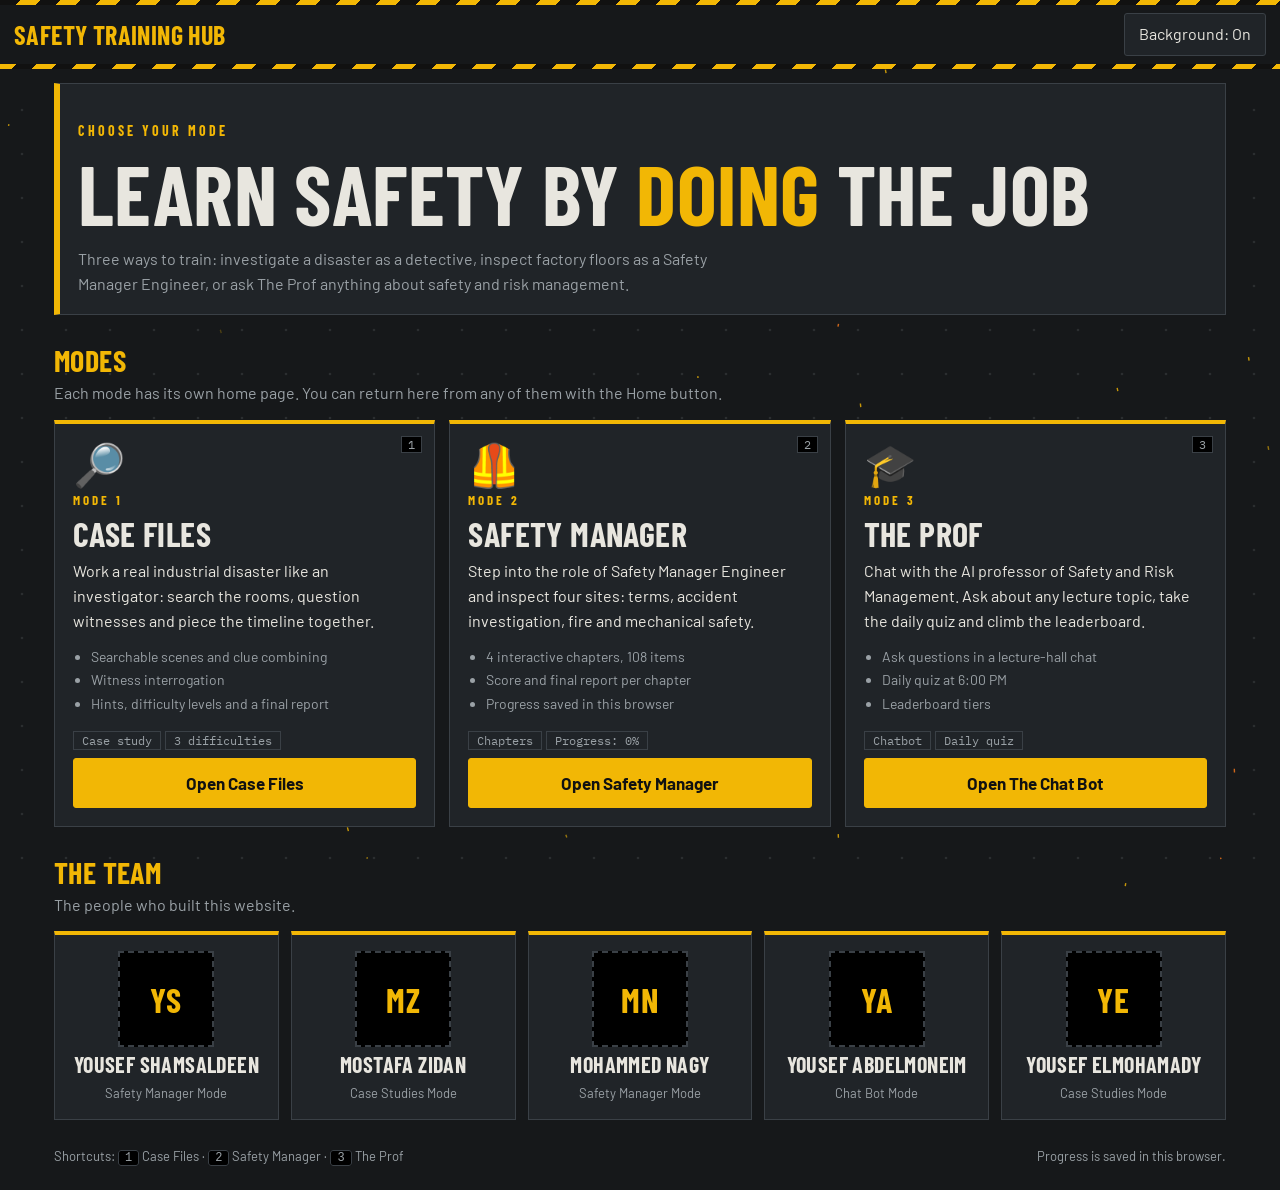
<file: index.html>
<!DOCTYPE html><html lang="en"><head><meta charset="utf-8"><meta name="viewport" content="width=device-width, initial-scale=1, viewport-fit=cover">
<title>Safety Training Hub</title>
<link rel="stylesheet" href="https://fonts.googleapis.com/css2?family=Barlow:wght@400;600&family=Barlow+Condensed:wght@600;700&family=IBM+Plex+Mono&display=swap">
<style>
:root{color-scheme:dark;--bg:#16181a;--pn:#202428;--ln:#3a4046;--tx:#e8e6df;--mu:#9aa1a6;--ye:#f2b705;--rd:#d63a2f;--gr:#2f9e5b;--bl:#7f93a6;box-sizing:border-box;padding-top:env(safe-area-inset-top,0px);padding-bottom:env(safe-area-inset-bottom,0px)}
*{box-sizing:border-box}html{scroll-padding-top:env(safe-area-inset-top,0px)}
body{margin:0;background:var(--bg);color:var(--tx);font:16px/1.55 "Barlow","Segoe UI",Arial,sans-serif}
h1,h2,h3{font-family:"Barlow Condensed","Arial Narrow",Arial,sans-serif;margin:0;line-height:1.05;text-transform:uppercase;letter-spacing:.4px}
#bgfx{position:fixed;inset:0;width:100%;height:100%;z-index:-1;display:block}
.top{background:repeating-linear-gradient(-45deg,var(--ye) 0 14px,#111 14px 28px);background-size:40px 40px;padding:5px 0;animation:mv 2s linear infinite}
@keyframes mv{to{background-position:40px 0}}
.top div{background:var(--bg);padding:8px 14px;display:flex;flex-wrap:wrap;gap:10px;align-items:center;justify-content:space-between}
.logo{font:700 26px "Barlow Condensed",Arial Narrow,Arial,sans-serif;color:var(--ye);text-transform:uppercase;letter-spacing:.4px}
.sub{color:var(--mu);font-size:13px}
.nv{display:flex;gap:8px;flex-wrap:wrap}
button,.btn{font:inherit;background:var(--pn);color:var(--tx);border:1px solid var(--ln);padding:8px 14px;border-radius:3px;cursor:pointer;transition:.15s;text-decoration:none;display:inline-block}
button:hover,.btn:hover{border-color:var(--ye)}button:focus-visible,.btn:focus-visible,a:focus-visible{outline:2px solid var(--ye);outline-offset:2px}
.y{background:var(--ye);color:#111;font-weight:700;border-color:var(--ye)}
main{max-width:1200px;margin:0 auto;padding:14px}
.hero{padding:34px 18px 18px;border-left:6px solid var(--ye);background:var(--pn);border-top:1px solid var(--ln);border-right:1px solid var(--ln);border-bottom:1px solid var(--ln);position:relative}
.hero .k{font:700 14px "Barlow Condensed",Arial Narrow,Arial,sans-serif;letter-spacing:3px;text-transform:uppercase;color:var(--ye)}
.hero h1{font-size:clamp(40px,8vw,84px);color:var(--tx);margin:6px 0 10px}.hero h1 em{font-style:normal;color:var(--ye)}
.hero p{max-width:640px;margin:0;color:var(--mu)}
h2.sec{font-size:30px;margin:30px 0 4px;color:var(--ye)}.sec+p{margin:0 0 14px;color:var(--mu)}
.modes{display:grid;grid-template-columns:repeat(auto-fit,minmax(280px,1fr));gap:14px}
.mode{background:var(--pn);border:1px solid var(--ln);border-top:4px solid var(--ye);padding:18px;display:flex;flex-direction:column;gap:8px;animation:in .45s both;transition:transform .15s,border-color .15s;position:relative}
.mode:nth-child(2){animation-delay:.08s}.mode:nth-child(3){animation-delay:.16s}
.mode:hover{transform:translateY(-4px);border-color:var(--ye)}
@keyframes in{from{opacity:0;transform:translateY(12px)}}
.mode .no{font:700 13px "Barlow Condensed",Arial Narrow,Arial,sans-serif;letter-spacing:3px;color:var(--ye);text-transform:uppercase}
.mode .ic{font-size:42px;line-height:1}
.mode h3{font-size:34px}.mode p{margin:0}
.tags{display:flex;flex-wrap:wrap;gap:4px}.tag{font:12px "IBM Plex Mono",monospace;padding:1px 8px;border:1px solid var(--ln);color:var(--mu)}
.mode ul{margin:2px 0 6px 18px;padding:0;color:var(--mu);font-size:14px}.mode li{margin:2px 0}
.mode .btn{margin-top:auto;text-align:center;font-weight:700;font-size:17px;padding:11px 14px}
.mode .kb{position:absolute;top:12px;right:12px;font:12px "IBM Plex Mono",monospace;border:1px solid var(--ln);padding:0 6px;color:var(--mu);background:#000}
.team{display:grid;grid-template-columns:repeat(auto-fit,minmax(190px,1fr));gap:12px}
.person{background:var(--pn);border:1px solid var(--ln);border-top:4px solid var(--ye);padding:16px 12px;text-align:center;display:flex;flex-direction:column;align-items:center;gap:6px}
.av{width:96px;height:96px;border:2px dashed var(--ln);background:#000;display:grid;place-items:center;font:700 34px "Barlow Condensed",Arial Narrow,Arial,sans-serif;color:var(--ye);overflow:hidden;letter-spacing:1px}
.av img{width:100%;height:100%;object-fit:cover;display:block}.av.has{border-style:solid;border-color:var(--ye)}
.person h3{font-size:22px}.role{color:var(--mu);font-size:13px;min-height:20px}
.person .links{display:flex;gap:6px;min-height:8px}
footer{margin:26px 0 10px;color:var(--mu);font-size:13px;display:flex;flex-wrap:wrap;gap:10px;justify-content:space-between}
kbd{background:#000;border:1px solid var(--ln);padding:0 6px;border-radius:3px;font-size:12px}
@media(prefers-reduced-motion:reduce){*{animation:none!important;transition:none!important}}
</style></head><body>
<canvas id="bgfx" aria-hidden="true"></canvas>
<div class="top"><div><span class="logo">Safety Training Hub</span><span class="nv"><button id="fxb" type="button">Background: On</button></span></div></div>
<main>
<section class="hero"><span class="k">Choose your mode</span><h1>Learn safety by <em>doing</em> the job</h1>
<p>Three ways to train: investigate a disaster as a detective, inspect factory floors as a Safety Manager Engineer, or ask The Prof anything about safety and risk management.</p></section>

<h2 class="sec">Modes</h2><p>Each mode has its own home page. You can return here from any of them with the Home button.</p>
<div class="modes">
<article class="mode"><span class="kb">1</span><span class="ic" aria-hidden="true">🔎</span><span class="no">Mode 1</span><h3>Case Files</h3>
<p>Work a real industrial disaster like an investigator: search the rooms, question witnesses and piece the timeline together.</p>
<ul><li>Searchable scenes and clue combining</li><li>Witness interrogation</li><li>Hints, difficulty levels and a final report</li></ul>
<div class="tags"><span class="tag">Case study</span><span class="tag">3 difficulties</span></div>
<a class="btn y" href="cases.html">Open Case Files</a></article>

<article class="mode"><span class="kb">2</span><span class="ic" aria-hidden="true">🦺</span><span class="no">Mode 2</span><h3>Safety Manager</h3>
<p>Step into the role of Safety Manager Engineer and inspect four sites: terms, accident investigation, fire and mechanical safety.</p>
<ul><li>4 interactive chapters, 108 items</li><li>Score and final report per chapter</li><li>Progress saved in this browser</li></ul>
<div class="tags"><span class="tag">Chapters</span><span class="tag" id="sp">Progress: 0%</span></div>
<a class="btn y" href="safety.html">Open Safety Manager</a></article>

<article class="mode"><span class="kb">3</span><span class="ic" aria-hidden="true">🎓</span><span class="no">Mode 3</span><h3>The Prof</h3>
<p>Chat with the AI professor of Safety and Risk Management. Ask about any lecture topic, take the daily quiz and climb the leaderboard.</p>
<ul><li>Ask questions in a lecture-hall chat</li><li>Daily quiz at 6:00 PM</li><li>Leaderboard tiers</li></ul>
<div class="tags"><span class="tag">Chatbot</span><span class="tag">Daily quiz</span></div>
<a class="btn y" href="the-prof.html">Open The Chat Bot</a></article>
</div>

<h2 class="sec">The team</h2><p>The people who built this website.</p>
<div class="team" id="team"></div>

<footer><span>Shortcuts: <kbd>1</kbd> Case Files &middot; <kbd>2</kbd> Safety Manager &middot; <kbd>3</kbd> The Prof</span><span>Progress is saved in this browser.</span></footer>
</main>
<script>
/* TEAM: fill in role and photo for each person. photo = path to an image file (e.g. "team/yousef-s.jpg"), leave "" to show initials. */
const TEAM=[
{name:'Yousef Shamsaldeen',role:'Safety Manager Mode',photo:''},
{name:'Mostafa Zidan',role:'Case Studies Mode',photo:''},
{name:'Mohammed Nagy',role:'Safety Manager Mode',photo:''},
{name:'Yousef Abdelmoneim',role:'Chat Bot Mode',photo:''},
{name:'Yousef Elmohamady',role:'Case Studies Mode',photo:''}];
const esc=s=>String(s).replace(/[&<>"]/g,c=>({'&':'&amp;','<':'&lt;','>':'&gt;','"':'&quot;'}[c]));
document.getElementById('team').innerHTML=TEAM.map(p=>{const ini=p.name.split(/\s+/).map(w=>w[0]).join('').slice(0,2).toUpperCase();
return`<article class="person"><div class="av ${p.photo?'has':''}">${p.photo?`<img src="${esc(p.photo)}" alt="${esc(p.name)}">`:ini}</div><h3>${esc(p.name)}</h3><span class="role">${esc(p.role)}</span></article>`}).join('');
/* Safety Manager progress, same keys as the chapters */
(function(){const K=[['sm_terms',13],['aig1',42],['msf1',31],['msm1',22]];let d=0,t=0;
K.forEach(([k,n])=>{t+=n;try{const o=JSON.parse(localStorage.getItem(k)||'{}');d+=Math.min(n,Object.keys(o.dec||o.a||{}).length)}catch(e){}});
document.getElementById('sp').textContent='Progress: '+Math.round(100*d/t)+'%'})();
addEventListener('keydown',e=>{if(e.ctrlKey||e.metaKey||e.altKey||e.target.matches('input,textarea'))return;
const m={1:'cases.html',2:'safety.html',3:'the-prof.html'}[e.key];if(m)location.href=m});
addEventListener('pageshow',()=>{});
</script>
<script src="fx.js"></script>
</body></html>
</file>
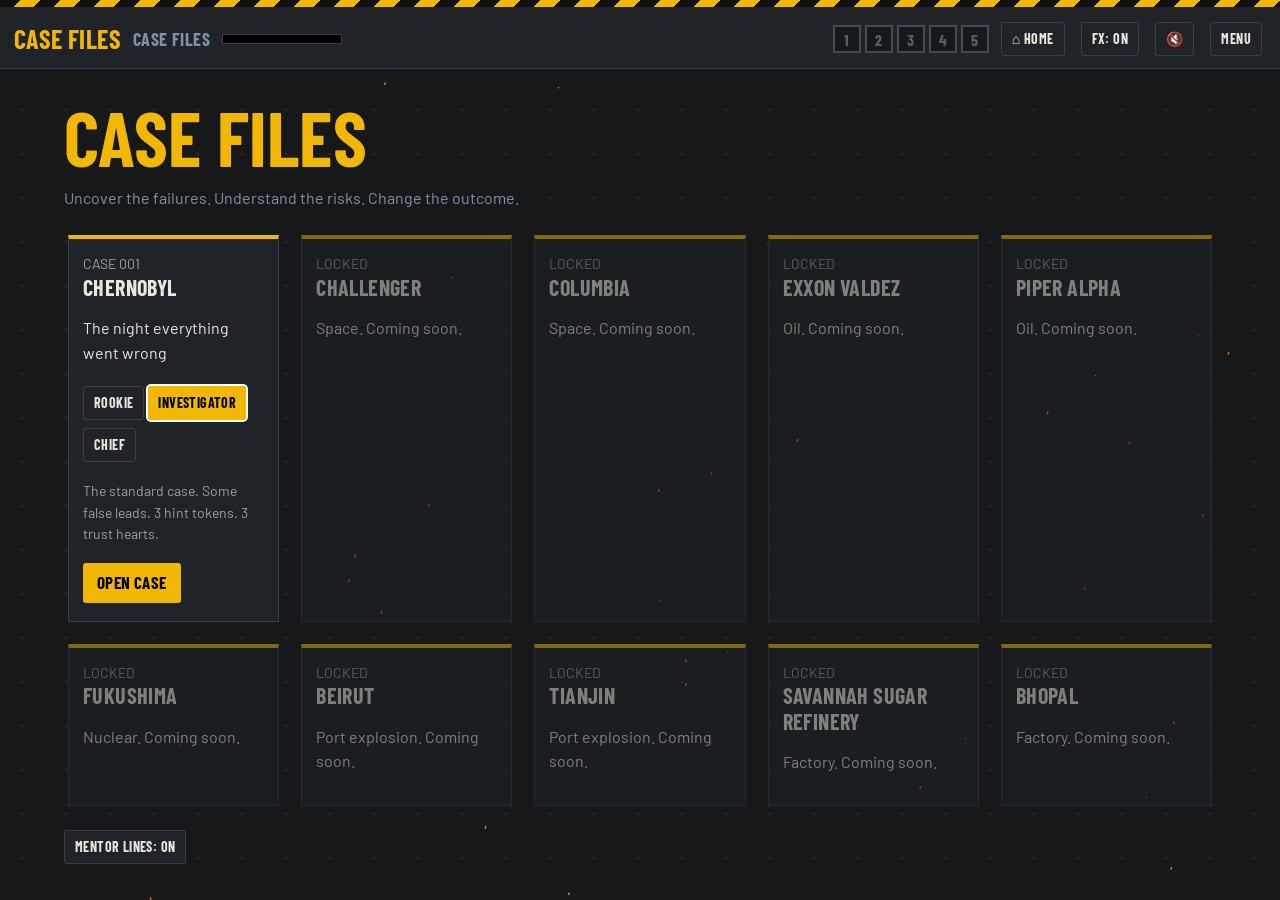
<file: cases.html>
<!DOCTYPE html>
<html lang="en"><head><meta charset="utf-8"><meta name="viewport" content="width=device-width, initial-scale=1">
<title>CASE FILES</title>
<link rel="stylesheet" href="https://fonts.googleapis.com/css2?family=Barlow:wght@400;600&family=Barlow+Condensed:wght@600;700&family=IBM+Plex+Mono&display=swap">
<link rel="stylesheet" href="style.css"></head>
<body data-m="menu">
<canvas id="bgfx" aria-hidden="true"></canvas>
<header id="top"><b class="logo">CASE FILES</b><span id="chap"></span><div class="pb"><i id="pf"></i></div><span id="pp"></span><nav id="pips"></nav><a class="btn sm g" id="home" href="index.html" title="Back to the Hub">&#8962; HOME</a><button class="btn sm g" id="bgb" type="button" aria-label="Toggle background effect">FX: ON</button><button class="btn sm g" id="snd" title="Sound" aria-label="Toggle sound">🔇</button><button class="btn sm g" id="mn">MENU</button></header>
<main id="game">
 <section id="scene"></section>
 <aside id="prof" class="px"><div class="pr"><div id="pic"></div><b>PROF.</b><button class="btn sm g" id="bx" aria-label="Collapse mentor panel" aria-expanded="true">▾</button></div><p id="pt"></p><p id="ph"></p>
  <div class="pbtn"><button class="btn sm" id="bc">CONTINUE</button><button class="btn sm g" id="bh">HINT</button><button class="btn sm g" id="bi">INVESTIGATE</button><button class="btn sm g" id="bm" aria-pressed="true">MENTOR: ON</button></div></aside>
 <div id="fx" class="fx"></div>
</main>
<div id="modal" hidden></div>
<div id="toast" aria-live="polite"></div>
<script src="core.js"></script><script src="data.js"></script><script src="art.js"></script><script src="game.js"></script><script src="bg.js"></script>
</body></html>
</file>
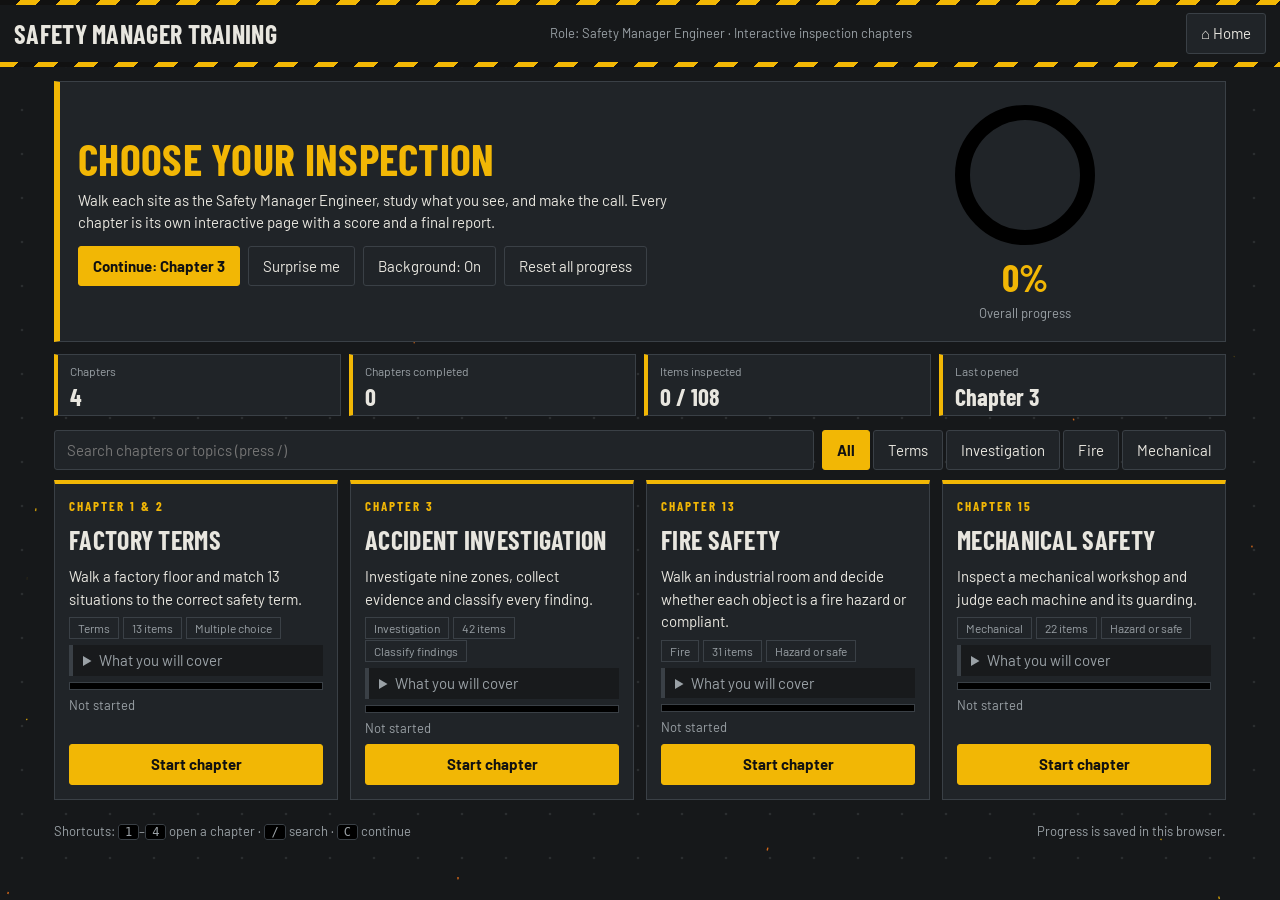
<file: safety.html>
<!DOCTYPE html><html lang="en"><head><meta charset="utf-8"><meta name="viewport" content="width=device-width, initial-scale=1, viewport-fit=cover">
<title>Safety Manager Training: Chapters</title>
<link rel="stylesheet" href="https://fonts.googleapis.com/css2?family=Barlow:wght@400;600&family=Barlow+Condensed:wght@600;700&display=swap">
<style>
:root{color-scheme:dark;--bg:#16181a;--pn:#202428;--ln:#3a4046;--tx:#e8e6df;--mu:#9aa1a6;--ye:#f2b705;--rd:#d63a2f;--gr:#2f9e5b;box-sizing:border-box;padding-top:env(safe-area-inset-top,0px);padding-bottom:env(safe-area-inset-bottom,0px)}
*{box-sizing:border-box}html{scroll-padding-top:env(safe-area-inset-top,0px)}
body{margin:0;background:var(--bg);color:var(--tx);font:15px/1.5 "Barlow","Segoe UI",Arial,sans-serif}
h1,h2,h3{font-family:"Barlow Condensed","Arial Narrow",Arial,sans-serif;margin:0;letter-spacing:.3px}
.top{background:repeating-linear-gradient(-45deg,var(--ye) 0 14px,#111 14px 28px);background-size:40px 40px;padding:5px 0;animation:mv 2s linear infinite}
@keyframes mv{to{background-position:40px 0}}
.top div{background:var(--bg);padding:8px 14px;display:flex;flex-wrap:wrap;gap:10px;align-items:center;justify-content:space-between}
.top h1{font-size:26px;text-transform:uppercase}.sub{color:var(--mu);font-size:13px}
button,.btn{font:inherit;background:var(--pn);color:var(--tx);border:1px solid var(--ln);padding:8px 14px;border-radius:3px;cursor:pointer;transition:.15s;text-decoration:none;display:inline-block}
button:hover,.btn:hover{border-color:var(--ye)}button:focus-visible,.btn:focus-visible,input:focus-visible,summary:focus-visible{outline:2px solid var(--ye);outline-offset:2px}
.y{background:var(--ye);color:#111;font-weight:700;border-color:var(--ye)}.p{background:var(--rd);border-color:var(--rd);font-weight:700}
main{max-width:1200px;margin:0 auto;padding:14px}
.hero{display:flex;flex-wrap:wrap;gap:16px;align-items:center;background:var(--pn);border:1px solid var(--ln);border-left:6px solid var(--ye);padding:18px}
.hero>div:first-child{flex:2 1 380px}.hero h2{font-size:44px;text-transform:uppercase;color:var(--ye);line-height:1}
.hero p{margin:8px 0;max-width:620px}.row{display:flex;flex-wrap:wrap;gap:8px;margin-top:12px}
.ring{flex:1 1 180px;display:flex;flex-direction:column;align-items:center;gap:4px}
.ring svg{width:150px;height:150px}.ring b{font:700 38px "Barlow Condensed",Arial Narrow,Arial,sans-serif;color:var(--ye)}
.hud{display:flex;flex-wrap:wrap;gap:8px;margin:12px 0}
.st{background:var(--pn);border:1px solid var(--ln);border-left:4px solid var(--ye);padding:4px 12px;flex:1 1 130px}
.st b{display:block;font:700 24px "Barlow Condensed",Arial Narrow,Arial,sans-serif}.st span{color:var(--mu);font-size:12px}
.tools{display:flex;flex-wrap:wrap;gap:8px;align-items:center;margin:14px 0 10px}
.tools input{flex:1 1 220px;background:var(--pn);color:var(--tx);border:1px solid var(--ln);padding:8px 12px;border-radius:3px;font:inherit}
.chip.on{background:var(--ye);color:#111;border-color:var(--ye);font-weight:700}
.grid{display:grid;grid-template-columns:repeat(auto-fill,minmax(270px,1fr));gap:12px}
.card{background:var(--pn);border:1px solid var(--ln);border-top:4px solid var(--ye);padding:14px;display:flex;flex-direction:column;gap:6px;animation:in .35s both;transition:transform .15s,border-color .15s}
.card:hover{transform:translateY(-3px);border-color:var(--ye)}
@keyframes in{from{opacity:0;transform:translateY(10px)}}
.no{font:700 13px "Barlow Condensed",Arial Narrow,Arial,sans-serif;letter-spacing:2px;text-transform:uppercase;color:var(--ye)}
.card h3{font-size:26px;text-transform:uppercase}.card p{margin:0;color:var(--tx)}
.tag{display:inline-block;font-size:12px;padding:1px 8px;border:1px solid var(--ln);color:var(--mu);margin-right:4px}
.bar{height:8px;background:#000;border:1px solid var(--ln)}.bar i{display:block;height:100%;width:0;background:var(--ye);transition:width .6s}
.bar.done i{background:var(--gr)}
details{background:#181a1c;border-left:4px solid var(--ln);padding:4px 10px}summary{cursor:pointer;color:var(--mu)}
details ul{margin:6px 0 4px 18px;padding:0}li{margin:2px 0}
.card .btn{margin-top:auto;text-align:center}
.empty{display:none;padding:20px;text-align:center;color:var(--mu);border:1px dashed var(--ln)}
footer{margin:22px 0 10px;color:var(--mu);font-size:13px;display:flex;flex-wrap:wrap;gap:10px;justify-content:space-between;align-items:center}
kbd{background:#000;border:1px solid var(--ln);padding:0 6px;border-radius:3px;font-size:12px}
@media(prefers-reduced-motion:reduce){*{animation:none!important;transition:none!important}}
#fx{position:fixed;inset:0;width:100%;height:100%;z-index:-1;display:block}
</style></head><body>
<canvas id="fx" aria-hidden="true"></canvas>
<div class="top"><div><h1>Safety Manager Training</h1><span class="sub">Role: Safety Manager Engineer &middot; Interactive inspection chapters</span><a class="btn" href="index.html" title="Back to the Hub">&#8962; Home</a></div></div>
<main>
<section class="hero">
<div><h2>Choose your inspection</h2><p>Walk each site as the Safety Manager Engineer, study what you see, and make the call. Every chapter is its own interactive page with a score and a final report.</p>
<div class="row"><a class="btn y" id="cont" href="#">Continue</a><button id="rnd">Surprise me</button><button id="fxb">Background: On</button><button id="rsall">Reset all progress</button></div></div>
<div class="ring"><svg viewBox="0 0 120 120" aria-hidden="true"><circle cx="60" cy="60" r="50" fill="none" stroke="#000" stroke-width="12"/><circle id="arc" cx="60" cy="60" r="50" fill="none" stroke="#f2b705" stroke-width="12" stroke-dasharray="314" stroke-dashoffset="314" transform="rotate(-90 60 60)" style="transition:stroke-dashoffset .8s"/></svg><b id="pc">0%</b><span class="sub">Overall progress</span></div>
</section>
<div class="hud" id="hud"></div>
<div class="tools"><input id="q" type="search" placeholder="Search chapters or topics (press /)" aria-label="Search chapters"><span id="chips"></span></div>
<div class="grid" id="grid"></div><div class="empty" id="em">No chapters match your search.</div>
<footer><span>Shortcuts: <kbd>1</kbd>&ndash;<kbd>4</kbd> open a chapter &middot; <kbd>/</kbd> search &middot; <kbd>C</kbd> continue</span><span>Progress is saved in this browser.</span></footer>
</main>
<script>
const CH=[
{f:'chapter_1_2.html',no:'Chapter 1 & 2',t:'Factory Terms',g:'Terms',k:'sm_terms',n:13,m:'Multiple choice',d:'Walk a factory floor and match 13 situations to the correct safety term.',l:['Hazard, danger, risk and severity','Accident, incident and near miss','Safety vs health','Physical and economic infeasibility']},
{f:'chapter_3.html',no:'Chapter 3',t:'Accident Investigation',g:'Investigation',k:'aig1',n:42,m:'Classify findings',d:'Investigate nine zones, collect evidence and classify every finding.',l:['Accident and incident investigation','Ladder accident and common causes','Engineering defences and fail-safe design','FMEA, fault trees and investigation models']},
{f:'chapter_13.html',no:'Chapter 13',t:'Fire Safety',g:'Fire',k:'msf1',n:31,m:'Hazard or safe',d:'Walk an industrial room and decide whether each object is a fire hazard or compliant.',l:['Exits and emergency egress','Electrical clearances and housekeeping','Hot work and flammable liquids','Equipment overheating']},
{f:'chapter_15.html',no:'Chapter 15',t:'Mechanical Safety',g:'Mechanical',k:'msm1',n:22,m:'Hazard or safe',d:'Inspect a mechanical workshop and judge each machine and its guarding.',l:['Point of operation guards','Power transmission and nip points','Rotating parts and lockout/tagout','Material handling and machine anchoring']}];
const $=id=>document.getElementById(id);let F='All';
function prog(c){try{const o=JSON.parse(localStorage.getItem(c.k)||'{}');return Math.min(c.n,Object.keys(o.dec||o.a||{}).length)}catch(e){return 0}}
function last(){try{return localStorage.getItem('sm_last')}catch(e){return null}}
function render(){const q=$('q').value.trim().toLowerCase(),P=CH.map(prog),tot=CH.reduce((a,c)=>a+c.n,0),dn=P.reduce((a,b)=>a+b,0),pc=Math.round(100*dn/tot);
$('arc').style.strokeDashoffset=314*(1-pc/100);$('pc').textContent=pc+'%';
$('hud').innerHTML=[['Chapters',CH.length],['Chapters completed',CH.filter((c,i)=>P[i]>=c.n).length],['Items inspected',dn+' / '+tot],['Last opened',(CH.find(c=>c.f==last())||{no:'None yet'}).no]].map(a=>`<div class="st"><span>${a[0]}</span><b>${a[1]}</b></div>`).join('');
const l=CH.find(c=>c.f==last()),i0=CH.findIndex((c,i)=>P[i]<c.n);$('cont').href=(l||CH[i0<0?0:i0]).f;$('cont').textContent=l?'Continue: '+l.no:'Start: '+CH[0].no;
let sh=0;$('grid').innerHTML=CH.map((c,i)=>{const hay=(c.no+c.t+c.g+c.d+c.l.join(' ')).toLowerCase();if((F!='All'&&c.g!=F)||(q&&!hay.includes(q)))return'';sh++;const p=P[i],w=Math.round(100*p/c.n);
return`<article class="card" style="animation-delay:${sh*60}ms"><span class="no">${c.no}</span><h3>${c.t}</h3><p>${c.d}</p><div><span class="tag">${c.g}</span><span class="tag">${c.n} items</span><span class="tag">${c.m}</span></div>
<details><summary>What you will cover</summary><ul>${c.l.map(x=>'<li>'+x+'</li>').join('')}</ul></details>
<div class="bar ${p>=c.n?'done':''}"><i style="width:${w}%"></i></div><span class="sub">${p>=c.n?'Completed':p?p+' of '+c.n+' inspected':'Not started'}</span>
<a class="btn ${p?'':'y'}" href="${c.f}">${p>=c.n?'Review chapter':p?'Resume chapter':'Start chapter'}</a></article>`}).join('');$('em').style.display=sh?'none':'block'}
$('chips').innerHTML=['All',...new Set(CH.map(c=>c.g))].map(g=>`<button class="chip ${g=='All'?'on':''}" data-g="${g}">${g}</button> `).join('');
$('chips').onclick=e=>{const b=e.target.closest('[data-g]');if(!b)return;F=b.dataset.g;document.querySelectorAll('.chip').forEach(x=>x.classList.toggle('on',x===b));render()};
$('q').oninput=render;$('rnd').onclick=()=>{location.href=CH[Math.floor(Math.random()*CH.length)].f};
let rt=0;$('rsall').onclick=function(){if(rt){clearTimeout(rt);rt=0;this.textContent='Reset all progress';try{CH.forEach(c=>localStorage.removeItem(c.k));localStorage.removeItem('sm_last')}catch(e){}render()}else{this.textContent='Confirm reset?';rt=setTimeout(()=>{rt=0;this.textContent='Reset all progress'},3000)}};
addEventListener('keydown',e=>{if(e.target.matches('input')){if(e.key=='Escape')e.target.blur();return}if(e.ctrlKey||e.metaKey||e.altKey)return;const k=e.key.toLowerCase();
if(k=='/'){e.preventDefault();$('q').focus()}else if(k=='c')location.href=$('cont').href;else if(k>='1'&&k<='4')location.href=CH[+k-1].f});
addEventListener('pageshow',render);render();
(function(){const cv=$('fx'),x=cv.getContext('2d'),rm=matchMedia('(prefers-reduced-motion:reduce)').matches;let w,h,d,on=true,M={x:-999,y:-999,a:0},S=[],raf=0;
try{on=localStorage.getItem('sm_fx')!='0'&&!rm}catch(e){on=!rm}
const GAP=44,mk=(px,py,burst)=>{const a=burst?Math.random()*6.283:-1.57+(Math.random()-.5)*.8,v=burst?1.5+Math.random()*4:.3+Math.random()*.7;return{x:px,y:py,vx:Math.cos(a)*v,vy:Math.sin(a)*v,l:burst?1:2+Math.random(),b:burst,c:Math.random()<.7?'242,183,5':'255,122,26'}};
function size(){d=Math.min(2,devicePixelRatio||1);w=innerWidth;h=innerHeight;cv.width=w*d;cv.height=h*d;x.setTransform(d,0,0,d,0,0)}
function seed(){S=S.filter(p=>p.b);for(let i=0;i<Math.round(w*h/26000);i++){const p=mk(Math.random()*w,Math.random()*h,false);p.l=Math.random()*3;S.push(p)}}
function frame(t){x.clearRect(0,0,w,h);M.a*=.96;
for(let gx=GAP/2;gx<w;gx+=GAP)for(let gy=GAP/2;gy<h;gy+=GAP){const dx=gx-M.x,dy=gy-M.y,dd=Math.hypot(dx,dy),n=dd<170?1-dd/170:0,o=dd>0&&dd<170?n*9:0,px=gx+dx/dd*o||gx,py=gy+dy/dd*o||gy;
x.fillStyle=n?`rgba(242,183,5,${.18+n*.8})`:'rgba(154,161,166,.16)';x.beginPath();x.arc(px,py,1.3+n*2.4,0,7);x.fill()}
const sweep=(t*.03)%(w+400)-200;x.fillStyle='rgba(242,183,5,.035)';x.beginPath();x.moveTo(sweep,0);x.lineTo(sweep+90,0);x.lineTo(sweep-50,h);x.lineTo(sweep-140,h);x.fill();
for(let i=S.length-1;i>=0;i--){const p=S[i],dx=p.x-M.x,dy=p.y-M.y,dd=Math.hypot(dx,dy);if(dd<130&&dd>0){p.vx+=dx/dd*.12;p.vy+=dy/dd*.12}
if(p.b)p.vy+=.08;p.vx*=p.b?.985:.995;p.vy*=p.b?.985:.995;p.x+=p.vx;p.y+=p.vy;p.l-=p.b?.018:.003;
if(p.l<=0||p.y<-20||p.x<-20||p.x>w+20||p.y>h+20){if(p.b){S.splice(i,1)}else Object.assign(p,mk(Math.random()*w,h+10,false));continue}
const al=Math.min(1,p.l);x.strokeStyle=`rgba(${p.c},${al*.8})`;x.lineWidth=p.b?2:1.4;x.beginPath();x.moveTo(p.x,p.y);x.lineTo(p.x-p.vx*4,p.y-p.vy*4);x.stroke()}
if(M.a>.02){const g=x.createRadialGradient(M.x,M.y,0,M.x,M.y,200);g.addColorStop(0,`rgba(242,183,5,${.1*M.a})`);g.addColorStop(1,'rgba(242,183,5,0)');x.fillStyle=g;x.fillRect(M.x-200,M.y-200,400,400)}
raf=on&&!document.hidden?requestAnimationFrame(frame):0}
function run(){cancelAnimationFrame(raf);if(on){raf=requestAnimationFrame(frame)}else x.clearRect(0,0,w,h);$('fxb').textContent='Background: '+(on?'On':'Off')}
addEventListener('pointermove',e=>{M.x=e.clientX;M.y=e.clientY;M.a=1});
addEventListener('pointerdown',e=>{if(!on||e.target.closest('a,button,input,summary,#c,.panel,.modal,.ov,.hero,.card,.top,.hud'))return;for(let i=0;i<26;i++)S.push(mk(e.clientX,e.clientY,true))});
addEventListener('resize',()=>{size();seed()});document.addEventListener('visibilitychange',()=>{if(!document.hidden&&on&&!raf)run()});
$('fxb').onclick=()=>{on=!on;try{localStorage.setItem('sm_fx',on?'1':'0')}catch(e){}run()};
size();seed();run()})();

</script></body></html>
</file>
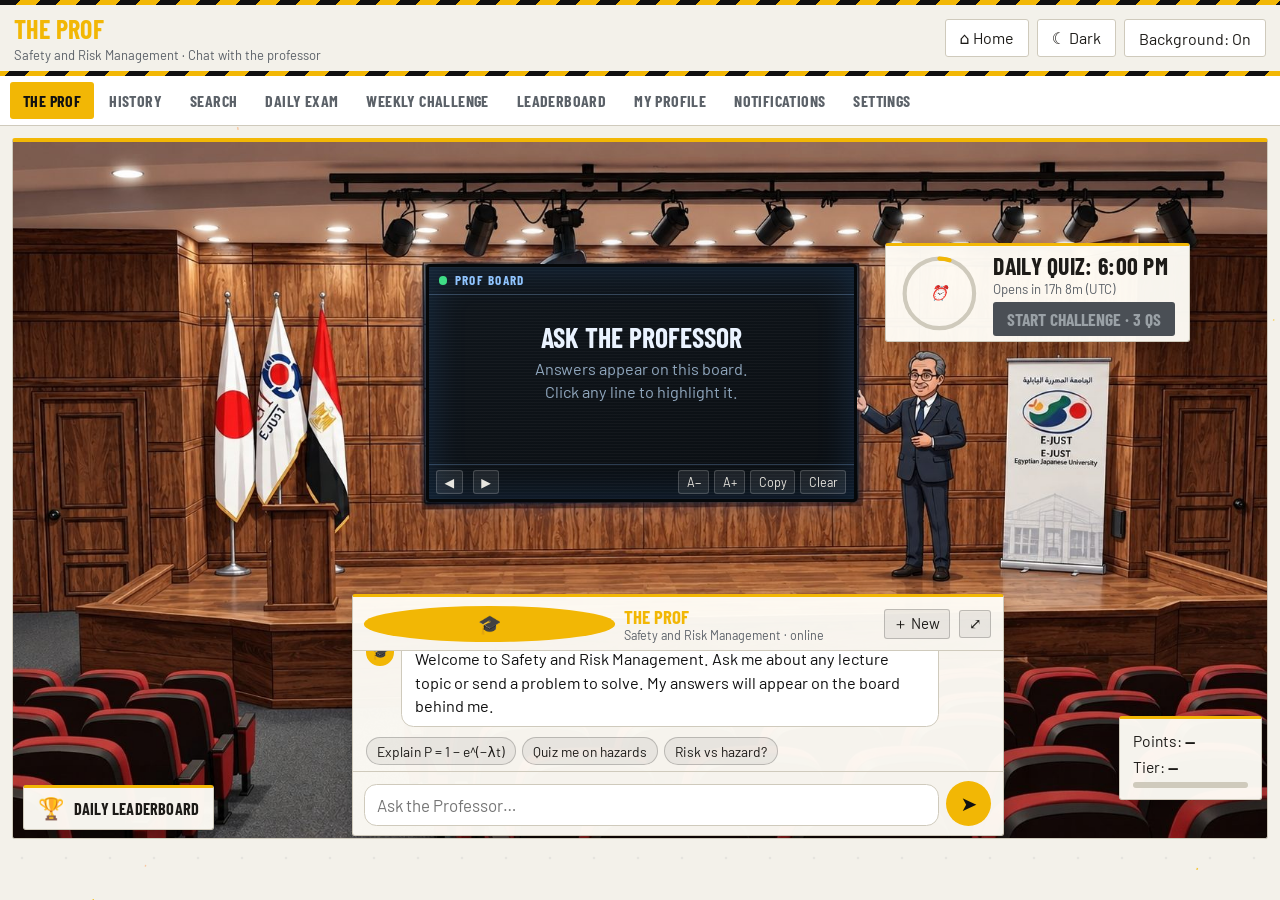
<file: the-prof.html>
<!DOCTYPE html>
<html lang="en">
<head>
<meta charset="utf-8">
<script>try{var th=localStorage.getItem("prof-theme")}catch(e){}document.documentElement.dataset.theme=th||(matchMedia("(prefers-color-scheme:light)").matches?"light":"dark")</script>
<meta name="viewport" content="width=device-width, initial-scale=1, viewport-fit=cover">
<title>The Prof – Safety and Risk Management</title>
<link rel="stylesheet" href="https://fonts.googleapis.com/css2?family=Barlow:wght@400;600&family=Barlow+Condensed:wght@600;700&display=swap">
<style>
:root{--bg:#16181a;--ink:#e8e6df;--muted:#9aa1a6;--bar:#202428;--line:#3a4046;--amber:#f2b705;--panel:rgba(26,30,34,.95);--soft:rgba(255,255,255,.08);--bd2:rgba(255,255,255,.18);--bot:#e8e5dc;--inp:#000;--hd:"Barlow Condensed","Arial Narrow",Arial,sans-serif;box-sizing:border-box;padding-top:env(safe-area-inset-top,0px);padding-bottom:env(safe-area-inset-bottom,0px);color-scheme:dark}
html{scroll-padding-top:env(safe-area-inset-top,0px)}
*{box-sizing:border-box}
body{margin:0;background:var(--bg);color:var(--ink);font-family:"Barlow","Segoe UI",system-ui,Arial,sans-serif;font-size:16px}
body::before{content:"";position:fixed;inset:0 0 auto;height:env(safe-area-inset-top,0px);background:var(--bar);z-index:30}
#bgfx{position:fixed;inset:0;width:100%;height:100%;z-index:-1;display:block}
.hz{background:repeating-linear-gradient(-45deg,#f2b705 0 14px,#111 14px 28px);background-size:40px 40px;padding:5px 0;animation:mv 2s linear infinite;position:relative;z-index:8}
@keyframes mv{to{background-position:40px 0}}
.hz>div{background:var(--bg);padding:8px 14px;display:flex;flex-wrap:wrap;gap:10px;align-items:center;justify-content:space-between}
.hz h1{margin:0;font:700 26px var(--hd);text-transform:uppercase;letter-spacing:.4px;color:var(--amber)}
.hz .sub{color:var(--muted);font-size:13px}
.hz .nv{display:flex;gap:8px;flex-wrap:wrap}
.hz a,.hz button{font:inherit;background:var(--bar);color:var(--ink);border:1px solid var(--line);padding:8px 14px;border-radius:3px;cursor:pointer;text-decoration:none;display:inline-block}
.hz a:hover,.hz button:hover{border-color:var(--amber)}
nav{position:sticky;top:env(safe-area-inset-top,0px);z-index:9;display:flex;gap:2px;overflow-x:auto;background:var(--bar);border-bottom:1px solid var(--line);padding:6px 10px}
nav button{flex:none;background:none;color:var(--muted);font:700 16px var(--hd);text-transform:uppercase;letter-spacing:.4px;padding:8px 12px;border-radius:3px;border:1px solid transparent;cursor:pointer}
nav button:hover{color:var(--amber)}
nav button[aria-current="page"]{background:var(--amber);color:#111}
button:focus-visible,textarea:focus-visible{outline:2px solid var(--amber);outline-offset:2px}
main{max-width:1500px;margin:0 auto;padding:12px}
.stage{position:relative;container-type:inline-size;aspect-ratio:1376/768;border-radius:3px;overflow:hidden;background:#222;border:1px solid var(--line);border-top:4px solid var(--amber)}
.stage>img{position:absolute;inset:0;width:100%;height:100%;display:block}
.ov{position:absolute;color:var(--ink);font-size:1.15cqw}
.ov button{font-family:inherit}
.card{background:var(--panel);border:1px solid var(--line);border-top:3px solid var(--amber);border-radius:3px;box-shadow:0 .6cqw 2cqw rgba(0,0,0,.45)}

html[data-theme="light"]{--bg:#f3f1ea;--ink:#1d1b18;--muted:#5b6168;--bar:#fff;--line:#cfcabc;--panel:rgba(255,253,247,.96);--soft:rgba(0,0,0,.06);--bd2:rgba(0,0,0,.2);--bot:#fff;--inp:#fff;color-scheme:light}
html[data-theme="light"] .m.p .bu{border:1px solid var(--line)}
html[data-theme="light"] .card{box-shadow:0 .6cqw 2cqw rgba(0,0,0,.25)}
html[data-theme="light"] .hz .sub{color:#5b6168}
/* ---- board (the screen on the wall) ---- */
.board{--ink:#e8e6df;--muted:#9aa1a6;--soft:rgba(255,255,255,.08);--bd2:rgba(255,255,255,.18);left:32.9%;top:17.5%;width:34.4%;height:34.2%;display:flex;flex-direction:column;background:linear-gradient(160deg,#10161c,#0a0e12);border:.25cqw solid #05080a;border-radius:.3cqw;box-shadow:inset 0 0 3cqw rgba(60,150,255,.18),0 0 2.5cqw rgba(60,150,255,.25);overflow:hidden}
.board::after{content:"";position:absolute;inset:0;background:repeating-linear-gradient(0deg,rgba(255,255,255,.03) 0 1px,transparent 1px 3px);pointer-events:none}
.bh{display:flex;align-items:center;gap:.6cqw;padding:.45cqw .8cqw;font:700 1.05cqw var(--hd);text-transform:uppercase;letter-spacing:.1cqw;color:#8fc4ff;border-bottom:1px solid rgba(143,196,255,.25)}
.bh i{width:.7cqw;height:.7cqw;border-radius:50%;background:#3ddc84;animation:pu 1.6s infinite}
.bh span{margin-left:auto;color:var(--muted)}
@keyframes pu{50%{opacity:.3;transform:scale(.7)}}
.bb{flex:1;overflow-y:auto;padding:.8cqw 1cqw;font-size:var(--bf,1.3cqw);line-height:1.4;color:#eaf3ff}
.bb .pg{animation:in .4s ease both}
@keyframes in{from{opacity:0;transform:translateY(.8cqw)}}
.bb h3{margin:0 0 .4cqw;font:700 1.7cqw var(--hd);color:var(--amber);text-transform:uppercase}
.bb p,.bb li{margin:.3cqw 0;padding:.2cqw .5cqw;border-left:.2cqw solid transparent;border-radius:.2cqw;cursor:pointer;transition:.2s}
.bb ul{margin:0;padding-left:1.2cqw}
.bb p:hover,.bb li:hover{background:rgba(143,196,255,.1)}
.bb .on{background:rgba(242,183,5,.18)!important;border-color:var(--amber)}
.bb .fx{font:italic 1.5cqw Georgia,serif;text-align:center;color:#ffe08a;background:rgba(242,183,5,.08);border:1px dashed rgba(242,183,5,.5);padding:.5cqw}
.bb .idle{color:#8fa6bd;text-align:center;margin-top:1.2cqw}
.bb .idle b{display:block;font:700 2.2cqw var(--hd);color:#eaf3ff;text-transform:uppercase;margin-bottom:.3cqw}
.cur::after{content:"▍";color:var(--amber);animation:pu 1s infinite}
.bf{display:flex;gap:.4cqw;align-items:center;padding:.4cqw .6cqw;border-top:1px solid rgba(143,196,255,.25)}
.bf button,.ch button.sm,.chips button{background:var(--soft);color:var(--ink);border:1px solid var(--bd2);border-radius:3px;cursor:pointer;font-size:1cqw;padding:.25cqw .6cqw;transition:.15s}
.bf button:hover,.chips button:hover,.ch button.sm:hover{border-color:var(--amber);color:var(--amber)}
.bf .sp{flex:1}.bf .dots{display:flex;gap:.3cqw}.bf .dots b{width:.6cqw;height:.6cqw;border-radius:50%;background:#456;cursor:pointer}.bf .dots b.a{background:var(--amber)}

/* ---- quiz ---- */
.quiz{left:69.5%;top:14.5%;width:24.4%;height:14.2%;display:flex;align-items:center;gap:1cqw;padding:.8cqw 1cqw;overflow:hidden;transition:transform .25s}
.quiz:hover{transform:translateY(-.3cqw)}
.quiz::before{content:"";position:absolute;inset:0;background:linear-gradient(105deg,transparent 40%,rgba(242,183,5,.2) 50%,transparent 60%);transform:translateX(-100%);animation:sh 4s infinite}
@keyframes sh{60%,100%{transform:translateX(100%)}}
.ring{position:relative;width:6.6cqw;height:6.6cqw;flex:none}
.ring svg{width:100%;height:100%;transform:rotate(-90deg)}
.ring circle{fill:none;stroke-width:5}
.ring .tr{stroke:var(--line)}.ring .fg{stroke:var(--amber);stroke-linecap:round;stroke-dasharray:264;stroke-dashoffset:264;transition:stroke-dashoffset 1.2s cubic-bezier(.2,.8,.2,1)}
.ring em{position:absolute;inset:0;display:grid;place-items:center;font:normal 2.4cqw/1 inherit;animation:wg 3s infinite}
@keyframes wg{0%,86%,100%{transform:rotate(0)}90%{transform:rotate(-14deg)}94%{transform:rotate(12deg)}98%{transform:rotate(-6deg)}}
.qt{flex:1;min-width:0}
.quiz h2{margin:0;font:700 1.9cqw var(--hd);text-transform:uppercase;letter-spacing:.3px}
.quiz small{display:block;color:var(--muted);font-size:1.05cqw;margin:.1cqw 0 .4cqw}
.quiz button{font:700 1.4cqw var(--hd);text-transform:uppercase;background:var(--amber);color:#111;border:0;border-radius:3px;padding:.45cqw 1.1cqw;cursor:pointer;transition:.2s}
.quiz button:disabled{background:#4a4f55;color:#9aa1a6;cursor:not-allowed}
.quiz.open{border-color:var(--amber);animation:gl 1.6s infinite}
.quiz.open button:not(:disabled){animation:bn 1.6s infinite}
@keyframes gl{50%{box-shadow:0 0 2.4cqw rgba(242,183,5,.75)}}
@keyframes bn{50%{transform:scale(1.07)}}
.launch{position:absolute;inset:0;z-index:20;display:none;place-items:center;background:rgba(0,0,0,.72);backdrop-filter:blur(.4cqw)}
.launch.on{display:grid}
.launch b{font:700 14cqw var(--hd);color:var(--amber);animation:zm .9s ease-out both}
@keyframes zm{from{transform:scale(2.4);opacity:0}30%{opacity:1}to{transform:scale(.8);opacity:.2}}

/* ---- chat ---- */
.chat{left:27%;top:65%;width:52%;height:34.7%;display:flex;flex-direction:column;overflow:hidden;transition:all .45s cubic-bezier(.2,.8,.2,1);z-index:6}
.chat.big{left:18%;top:5%;width:81.5%;height:94.7%}
.ch{display:flex;align-items:center;gap:.7cqw;padding:.6cqw .9cqw;border-bottom:1px solid var(--line)}
.av{width:2.8cqw;height:2.8cqw;border-radius:50%;background:var(--amber);color:#111;display:grid;place-items:center;font-size:1.5cqw;flex:none}
.ch div{flex:1;line-height:1.2}.ch strong{font:700 1.5cqw var(--hd);text-transform:uppercase;color:var(--amber)}.ch small{display:block;font-size:1cqw;color:var(--muted)}
.msgs{flex:1;overflow-y:auto;display:flex;flex-direction:column;gap:.9cqw;padding:1cqw 1.1cqw;scroll-behavior:smooth}
.m{display:flex;gap:.6cqw;max-width:92%;animation:in .3s ease both}
.m.u{align-self:flex-end;flex-direction:row-reverse}
.m .bu{padding:.65cqw 1cqw;border-radius:1cqw;font-size:1.3cqw;line-height:1.45;white-space:pre-wrap}
.m.p .bu{background:var(--bot);color:#111;border-top-left-radius:.2cqw}
.m.u .bu{background:var(--amber);color:#111;border-top-right-radius:.2cqw}
.m .av{width:2.2cqw;height:2.2cqw;font-size:1.2cqw}
.m .bu a{color:#0b57c9;font-weight:600;cursor:pointer;text-decoration:underline}
.typing .bu{display:flex;gap:.35cqw;padding:.9cqw 1cqw}.typing i{width:.6cqw;height:.6cqw;border-radius:50%;background:#555;animation:ty 1s infinite}.typing i:nth-child(2){animation-delay:.15s}.typing i:nth-child(3){animation-delay:.3s}
@keyframes ty{40%{transform:translateY(-.4cqw);opacity:.4}}
.chips{display:flex;gap:.5cqw;flex-wrap:wrap;padding:0 1.1cqw .5cqw}
.chips button{font-size:1.1cqw;padding:.35cqw .8cqw;border-radius:2cqw}
.cf{display:flex;gap:.6cqw;align-items:flex-end;padding:.7cqw .9cqw;border-top:1px solid var(--line)}
.cf textarea{flex:1;resize:none;font:inherit;font-size:1.35cqw;line-height:1.35;max-height:9cqw;border:1px solid var(--line);border-radius:1cqw;padding:.7cqw 1cqw;background:var(--inp);color:var(--ink)}
.cf button{width:3.6cqw;height:3.6cqw;border:0;border-radius:50%;background:var(--amber);color:#111;font-size:1.6cqw;cursor:pointer;transition:.15s}
.cf button:hover{transform:scale(1.08)}
.ch button.sm{font-size:1.2cqw;padding:.3cqw .7cqw}

/* ---- my points ---- */
.pts{left:88.2%;top:82.5%;width:11.4%;height:12%;padding:.7cqw 1cqw;font-size:1.25cqw;line-height:1.4;display:flex;flex-direction:column;justify-content:center;gap:.3cqw}
.bar{height:.5cqw;background:var(--line);border-radius:1cqw;overflow:hidden}.bar i{display:block;height:100%;width:0;background:var(--amber);transition:width 1s}

/* ---- leaderboard popout ---- */
.lbtn{left:.8%;bottom:1.2%;display:flex;align-items:center;gap:.7cqw;padding:.6cqw 1.1cqw;cursor:pointer;color:var(--ink);font:700 1.3cqw var(--hd);text-transform:uppercase;letter-spacing:.2px;z-index:7}
.lbtn:hover{border-top-color:#fff}.lbtn span{font-size:1.7cqw;animation:wg 3s infinite}
.lb{left:.8%;bottom:7.5%;width:25%;padding:.8cqw;display:flex;flex-direction:column;gap:.5cqw;z-index:7;transform-origin:0 100%;transform:scale(.3) translateY(4cqw);opacity:0;pointer-events:none;transition:transform .35s cubic-bezier(.2,1.3,.4,1),opacity .2s}
.lb.open{transform:none;opacity:1;pointer-events:auto}
.lb .hd{display:flex;justify-content:space-between;align-items:center;background:var(--amber);color:#111;border-radius:3px;padding:.4cqw .8cqw;font:700 1.6cqw var(--hd);text-transform:uppercase}
.lb .hd button{border:0;background:none;font-size:1.6cqw;cursor:pointer;color:#111}
.row{display:flex;align-items:center;gap:.8cqw;padding:.7cqw .8cqw;border-radius:3px;font-size:1.25cqw;line-height:1.2;color:#fff;opacity:0;transform:translateX(-2cqw);transition:.3s;border:2px solid transparent}
.lb.open .row{opacity:1;transform:none}.lb.open .row:nth-of-type(2){transition-delay:.08s}.lb.open .row:nth-of-type(3){transition-delay:.16s}.lb.open .row:nth-of-type(4){transition-delay:.24s}
.row:hover{filter:brightness(1.15)}
.row.me{border-color:#fff;box-shadow:0 0 1.2cqw rgba(255,255,255,.5)}
.row .ic{width:2.8cqw;height:2.8cqw;border-radius:50%;display:grid;place-items:center;font-size:1.7cqw;background:rgba(255,255,255,.25)}
.row .nm{flex:1;font-weight:700}.row .nm span{display:block;font-weight:400;font-size:1.05cqw;opacity:.9}
.row .pt{font-size:1.05cqw;white-space:nowrap}
.r-d{background:#2f8a9b}.r-g{background:#9c8227}.r-s{background:#7d7f84}.r-b{background:#7a5130}

.panel{background:var(--bar);border:1px solid var(--line);border-top:4px solid var(--amber);border-radius:3px;padding:28px;max-width:640px;margin:24px auto}
.panel h1{margin:0 0 8px;font:700 30px var(--hd);text-transform:uppercase;color:var(--amber)}.panel p{color:var(--muted);line-height:1.5;margin:6px 0}
[hidden]{display:none!important}
@media (max-width:760px){
 main{padding:8px}
 .stage{aspect-ratio:auto;overflow:visible;background:none;container-type:normal;border-top-width:1px}
 .stage>img{position:static;height:auto;border-radius:3px}
 .ov,.chat.big{position:static;width:auto;height:auto;margin-top:10px;font-size:14px}
 .board{min-height:300px}.bb{font-size:16px}.bh,.bf button{font-size:13px}.bb h3{font-size:20px}.bb .fx{font-size:18px}.bb .idle b{font-size:24px}
 .quiz{padding:14px;gap:14px}.ring{width:80px;height:80px}.ring em{font-size:30px}.quiz h2{font-size:22px}.quiz small{font-size:13px}.quiz button{font-size:17px;padding:8px 16px}
 .chat{height:520px}.ch strong{font-size:20px}.ch small{font-size:13px}.av{width:36px;height:36px;font-size:18px}.m .av{width:28px;height:28px;font-size:14px}.m .bu{font-size:15px;padding:8px 12px}.chips button{font-size:13px;padding:6px 12px}.cf textarea{font-size:16px;padding:10px 14px}.cf button{width:46px;height:46px;font-size:20px}.ch button.sm{font-size:16px}
 .pts{font-size:16px}.bar{height:6px}
 .lbtn{position:fixed;left:auto;right:12px;bottom:calc(12px + env(safe-area-inset-bottom,0px));font-size:17px;padding:10px 16px;margin:0}.lbtn span{font-size:22px}
 .lb{position:fixed;left:10px;right:10px;bottom:calc(66px + env(safe-area-inset-bottom,0px));width:auto;padding:10px;gap:8px;transform-origin:100% 100%;margin:0}
 .lb .hd{font-size:20px;padding:8px 12px}.lb .hd button{font-size:22px}.row{padding:10px;font-size:15px}.row .ic{width:36px;height:36px;font-size:20px}.row .nm span,.row .pt{font-size:13px}
}
@media (prefers-reduced-motion:reduce){*{animation:none!important;transition:none!important}}
</style>
</head>
<body>
<canvas id="bgfx" aria-hidden="true"></canvas>
<div class="hz"><div><span><h1>The Prof</h1><span class="sub">Safety and Risk Management &middot; Chat with the professor</span></span><span class="nv"><a href="index.html" title="Back to the Hub">&#8962; Home</a> <button id="thb" type="button" aria-label="Toggle dark and light mode">☀ Light</button> <button id="fxb" type="button">Background: On</button></span></div></div>
<nav aria-label="Main">
<button data-v="prof" aria-current="page">The Prof</button><button data-v="history">History</button><button data-v="search">Search</button><button data-v="exam">Daily exam</button><button data-v="weekly">Weekly challenge</button><button data-v="board">Leaderboard</button><button data-v="profile">My profile</button><button data-v="notes">Notifications</button><button data-v="settings">Settings</button>
</nav>
<main>
<section id="v-prof" class="stage" aria-label="Lecture hall">
<img alt="Lecture hall with The Prof standing on the stage" src="[data-uri]">

<section class="ov board" aria-label="Answer board" aria-live="polite">
 <div class="bh"><i></i>Prof board<span id="pgn"></span></div>
 <div class="bb" id="bb"></div>
 <div class="bf"><button id="pv" aria-label="Previous page">◀</button><div class="dots" id="dots"></div><button id="nx" aria-label="Next page">▶</button><span class="sp"></span><button id="fm" aria-label="Smaller text">A−</button><button id="fp" aria-label="Larger text">A+</button><button id="cp">Copy</button><button id="cl">Clear</button></div>
</section>

<div class="ov card quiz" id="quiz">
 <div class="ring"><svg viewBox="0 0 100 100"><circle class="tr" cx="50" cy="50" r="42"/><circle class="fg" id="fg" cx="50" cy="50" r="42"/></svg><em>⏰</em></div>
 <div class="qt"><h2>Daily Quiz: 6:00 PM</h2><small id="qcap"></small><button id="qbtn" disabled>Start challenge · 3 Qs</button></div>
</div>
<div class="launch" id="launch" aria-hidden="true"><b id="ln">3</b></div>

<section class="ov card chat" id="chat" aria-label="Chat with The Prof">
 <div class="ch"><div class="av">🎓</div><div><strong>The Prof</strong><small>Safety and Risk Management · online</small></div><button class="sm" id="nc" title="New chat">＋ New</button><button class="sm" id="ex" title="Expand chat" aria-label="Expand chat">⤢</button></div>
 <div class="msgs" id="msgs"></div>
 <div class="chips" id="chips"><button>Explain P = 1 − e^(−λt)</button><button>Quiz me on hazards</button><button>Risk vs hazard?</button></div>
 <form class="cf" id="f"><textarea id="q" rows="1" placeholder="Ask the Professor…" aria-label="Your question"></textarea><button aria-label="Send">➤</button></form>
</section>

<div class="ov card pts"><span>Points: <b data-k="me-pts">—</b></span><span>Tier: <b data-k="me-tier">—</b></span><div class="bar" title="Progress to next tier"><i id="pb"></i></div></div>

<button class="ov card lbtn" id="lbtn" aria-expanded="false" aria-controls="lb"><span>🏆</span>Daily leaderboard</button>
<aside class="ov card lb" id="lb" aria-label="Daily leaderboard tiers">
<div class="hd">Daily Leaderboard<button id="lbx" aria-label="Close leaderboard">✕</button></div>
<div class="row r-d" data-t="Diamond"><div class="ic">💎</div><div class="nm">Diamond Tier<span>Top 10</span></div><div class="pt">Points: <b data-k="d-pts">—</b><br>Users: <b data-k="d-n">—</b></div></div>
<div class="row r-g" data-t="Gold"><div class="ic">⭐</div><div class="nm">Gold Tier<span>Top 25%</span></div><div class="pt">Points: <b data-k="g-pts">—</b><br>Users: <b data-k="g-n">—</b></div></div>
<div class="row r-s" data-t="Silver"><div class="ic">🥈</div><div class="nm">Silver Tier<span>25% – 50%</span></div><div class="pt">Points: <b data-k="s-pts">—</b><br>Users: <b data-k="s-n">—</b></div></div>
<div class="row r-b" data-t="Bronze"><div class="ic">🥉</div><div class="nm">Bronze Tier<span>Below 50%</span></div><div class="pt">Points: <b data-k="b-pts">—</b><br>Users: <b data-k="b-n">—</b></div></div>
</aside>
</section>
<section id="v-other" class="panel" hidden><h1 id="ot"></h1><p id="od"></p><p id="op"></p></section>
</main>
<script>
var $=function(i){return document.getElementById(i)},RM=matchMedia("(prefers-reduced-motion:reduce)").matches;
var PH={history:["History","Saved conversations appear here.","Arrives in Phase 5."],search:["Search archive","Find any old question or answer by keyword.","Arrives in Phase 5."],exam:["Daily exam","Three questions worth 1, 2 and 3 points.","Arrives in Phase 6."],weekly:["Weekly challenge","One extreme question released at a random time each week.","Arrives in Phase 6."],board:["Leaderboard","The top 10 and your tier thresholds.","Arrives in Phase 7."],profile:["My profile","Your points, tier and history.","Needs accounts from Phase 3."],notes:["Notifications","Exam, challenge and ranking alerts.","Arrives in Phase 6."],settings:["Settings","Timezone, notifications and account.","Arrives in Phase 3."]};
document.querySelectorAll("nav button").forEach(function(b){b.onclick=function(){
 document.querySelectorAll("nav button").forEach(function(x){x.removeAttribute("aria-current")});b.setAttribute("aria-current","page");
 var v=b.dataset.v,p=$("v-prof"),o=$("v-other");
 if(v==="prof"){p.hidden=false;o.hidden=true}else{p.hidden=true;o.hidden=false;var d=PH[v];$("ot").textContent=d[0];$("od").textContent=d[1];$("op").textContent="This section is not built yet. "+d[2]}}});

/* ===== Theme ===== */
function theme(m,s){document.documentElement.dataset.theme=m;$("thb").textContent=m==="dark"?"☀ Light":"☾ Dark";if(s)try{localStorage.setItem("prof-theme",m)}catch(e){}}
$("thb").onclick=function(){theme(document.documentElement.dataset.theme==="dark"?"light":"dark",1)};
theme(document.documentElement.dataset.theme);
/* ===== Board: answers from the AI appear on the screen in the hall ===== */
var pages=[],cur=0,fs=1.3,tmr,raw="";
function esc(s){return s.replace(/[&<>]/g,function(c){return{"&":"&amp;","<":"&lt;",">":"&gt;"}[c]})}
function idle(){raw="";pages=[];cur=0;$("pgn").textContent="";$("dots").innerHTML="";$("bb").innerHTML='<div class="idle"><b>Ask the Professor</b>Answers appear on this board.<br>Click any line to highlight it.</div>'}
function split(t){var ps=t.trim().split(/\n\s*\n/),out=[],c="";ps.forEach(function(p){if(c&&(c+p).length>330){out.push(c);c=""}c+=(c?"\n\n":"")+p});if(c)out.push(c);return out}
function html(t){var h="",ul=false;t.split("\n").forEach(function(l){l=l.trim();if(!l)return;
 var li=/^([-*•]|\d+[.)])\s+(.*)/.exec(l),hd=/^#+\s*(.*)/.exec(l),fx=/^`(.+)`$/.exec(l)||/^\$(.+)\$$/.exec(l);
 if(li){if(!ul){h+="<ul>";ul=true}h+="<li>"+esc(li[2])+"</li>";return}
 if(ul){h+="</ul>";ul=false}
 h+=hd?"<h3>"+esc(hd[1])+"</h3>":fx?'<p class="fx">'+esc(fx[1])+"</p>":"<p>"+esc(l)+"</p>"});
 return h+(ul?"</ul>":"")}
function show(p){cur=p;clearInterval(tmr);var b=$("bb");b.innerHTML='<div class="pg">'+html(pages[p])+"</div>";b.scrollTop=0;
 $("pgn").textContent=(p+1)+" / "+pages.length;
 $("dots").innerHTML=pages.map(function(_,i){return'<b class="'+(i===p?"a":"")+'" data-i="'+i+'"></b>'}).join("");
 if(!RM){var pg=b.firstChild,nodes=[],w=document.createTreeWalker(pg,4),n;while(n=w.nextNode())nodes.push([n,n.nodeValue]);nodes.forEach(function(x){x[0].nodeValue=""});
  var ni=0,ci=0;pg.classList.add("cur");tmr=setInterval(function(){if(ni>=nodes.length){clearInterval(tmr);pg.classList.remove("cur");return}
   var x=nodes[ni];ci+=3;x[0].nodeValue=x[1].slice(0,ci);if(ci>=x[1].length){ni++;ci=0}},16);}}
window.showOnBoard=function(t){raw=t;pages=split(t);show(0)};
$("bb").addEventListener("click",function(e){var el=e.target.closest("p,li");if(el)el.classList.toggle("on")});
$("pv").onclick=function(){if(cur>0)show(cur-1)};$("nx").onclick=function(){if(cur<pages.length-1)show(cur+1)};
$("dots").onclick=function(e){if(e.target.dataset.i)show(+e.target.dataset.i)};
function fz(d){fs=Math.min(2.2,Math.max(.9,fs+d));$("bb").style.setProperty("--bf",fs+"cqw")}
$("fm").onclick=function(){fz(-.15)};$("fp").onclick=function(){fz(.15)};$("cl").onclick=idle;
$("cp").onclick=function(){if(raw&&navigator.clipboard)navigator.clipboard.writeText(raw).then(function(){$("cp").textContent="Copied ✓";setTimeout(function(){$("cp").textContent="Copy"},1400)},function(){})};
idle();

/* ===== Chat ===== */
var DEMO="Risk probability over time\n\n`P = 1 − e^(−λt)`\n\n- λ (lambda) is the average rate of hazardous events per unit of time.\n- t is the time window you are looking at.\n- e^(−λt) is the chance that no event happens in that window.\n\nSo 1 − e^(−λt) is the chance of at least one event.\n\n- Example: λ = 0.2 events per year, t = 5 years.\n- λt = 1, so P = 1 − e^(−1) ≈ 0.63, a 63% chance of at least one event.";
function add(t,c,extra){var d=document.createElement("div");d.className="m "+c;d.innerHTML=(c==="p"?'<div class="av">🎓</div>':"")+'<div class="bu"></div>';var b=d.lastChild;if(extra){b.innerHTML=esc(t)+" ";b.appendChild(extra)}else b.textContent=t;$("msgs").appendChild(d);$("msgs").scrollTop=$("msgs").scrollHeight;return d}
function reset(){$("msgs").innerHTML="";add("Welcome to Safety and Risk Management. Ask me about any lecture topic or send a problem to solve. My answers will appear on the board behind me.","p");$("chips").hidden=false}
function ask(t){add(t,"u");$("chips").hidden=true;var ty=add("","p");ty.classList.add("typing");ty.lastChild.innerHTML="<i></i><i></i><i></i>";$("msgs").scrollTop=1e9;
 var done=function(a){ty.remove();var l=document.createElement("a");l.textContent="Show again";l.onclick=function(){window.showOnBoard(a)};add("The answer is on the board ↑","p",l);window.showOnBoard(a)};
 /* Phase 4: set window.profAI = function(question){ return answerText or Promise<answerText> } */
 if(typeof window.profAI==="function"){Promise.resolve(window.profAI(t)).then(done,function(){done("Sorry, I couldn’t reach the course knowledge base. Please try again.")})}
 else setTimeout(function(){done(/e\^|P\s*=|probab/i.test(t)?DEMO:"Not connected yet\n\nI’m not connected to the course knowledge base yet, so I can’t answer this. That arrives in Phase 4.\n\nTip: ask about the risk probability formula to see a sample answer on the board.")},900)}
$("f").onsubmit=function(e){e.preventDefault();var t=$("q").value.trim();if(!t)return;$("q").value="";$("q").style.height="auto";ask(t)};
$("q").onkeydown=function(e){if(e.key==="Enter"&&!e.shiftKey){e.preventDefault();$("f").requestSubmit()}};
$("q").oninput=function(){this.style.height="auto";this.style.height=Math.min(this.scrollHeight,140)+"px"};
$("chips").onclick=function(e){if(e.target.tagName==="BUTTON")ask(e.target.textContent)};
$("nc").onclick=function(){reset();idle()};
$("ex").onclick=function(){var b=$("chat").classList.toggle("big");this.textContent=b?"⤡":"⤢"};
reset();

/* ===== Daily quiz: opens at 18:00 in the viewer’s own timezone ===== */
function tick(){var n=new Date(),o=new Date(n.getFullYear(),n.getMonth(),n.getDate(),18,0,0),ms=o-n,q=$("quiz");
 if(ms>0){var h=Math.floor(ms/36e5),m=Math.floor(ms%36e5/6e4);$("qbtn").disabled=true;q.classList.remove("open");$("qcap").textContent="Opens in "+h+"h "+m+"m ("+Intl.DateTimeFormat().resolvedOptions().timeZone+")";$("fg").style.strokeDashoffset=264*(ms/(18*36e5))}
 else{$("qbtn").disabled=false;q.classList.add("open");$("qcap").textContent="Open now · 3 questions, 6 points";$("fg").style.strokeDashoffset=0}}
$("qbtn").onclick=function(){var l=$("launch"),k=$("ln"),i=3;l.classList.add("on");k.textContent=i;k.style.animation="none";
 var t=setInterval(function(){i--;if(i<1){clearInterval(t);l.classList.remove("on");if(typeof window.startQuiz==="function")window.startQuiz();else{add("The exam engine is built in Phase 6.","p")}return}
  k.textContent=i;k.style.animation="none";void k.offsetWidth;k.style.animation=""},RM?400:900);void k.offsetWidth;k.style.animation=""};
tick();setInterval(tick,3e4);

/* ===== Leaderboard popout ===== */
function lbt(o){var p=$("lb");o=o===undefined?!p.classList.contains("open"):o;p.classList.toggle("open",o);$("lbtn").setAttribute("aria-expanded",o)}
$("lbtn").onclick=function(e){e.stopPropagation();lbt()};$("lbx").onclick=function(){lbt(false)};
$("lb").onclick=function(e){e.stopPropagation()};document.addEventListener("click",function(){lbt(false)});
document.addEventListener("keydown",function(e){if(e.key==="Escape")lbt(false)});

/* Live data hooks: filled by the ranking API in Phase 7; shown as “—” until then */
function cnt(e,v){var n=parseFloat(String(v).replace(/,/g,""));if(RM||isNaN(n)||!/^[\d,+.]+$/.test(String(v))){e.textContent=v;return}
 var s=performance.now();(function f(t){var p=Math.min(1,(t-s)/800);e.textContent=Math.round(n*p).toLocaleString();if(p<1)requestAnimationFrame(f);else e.textContent=v})(s)}
window.setBoard=function(d){Object.keys(d).forEach(function(k){var e=document.querySelector('[data-k="'+k+'"]');if(e)cnt(e,d[k])});
 if(d["me-tier"])document.querySelectorAll(".row").forEach(function(r){r.classList.toggle("me",d["me-tier"].indexOf(r.dataset.t)===0)});
 if(d["me-progress"]!==undefined)$("pb").style.width=Math.min(100,+d["me-progress"])+"%"};
</script>
<script src="fx.js"></script>
</body>
</html>
</file>
<file: style.css>
:root{--bg:#16181a;--pn:#202428;--ln:#3a4046;--mut:#9aa1a6;--tx:#e8e6df;--red:#d63a2f;--ev:#f2b705;--grn:#2f9e5b;--blu:#7f93a6;box-sizing:border-box}
*{box-sizing:border-box}body{margin:0;background:var(--bg);color:var(--tx);font:16px/1.55 "Barlow","Segoe UI",Arial,sans-serif}
h1,h2,h3,.logo,.btn,.node b,.card b{font-family:"Barlow Condensed","Arial Narrow",Arial,sans-serif;line-height:1.15;font-weight:700}
h2{font-size:30px}h3{font-size:22px;margin:0 0 10px}
.px{background:var(--pn);margin:4px;box-shadow:-4px 0 0 #000,4px 0 0 #000,0 -4px 0 #000,0 4px 0 #000,inset 0 0 0 2px #2d3038}
.mut{color:var(--mut);font-size:14px}.red{color:var(--red)}.doc,.term,.tag,.diag{font-family:'IBM Plex Mono',monospace}
#top{display:flex;gap:12px;align-items:center;padding:8px 14px;background:var(--pn);border-bottom:4px solid #000;flex-wrap:wrap}
.logo{font-size:26px;color:var(--ev)}#chap,#pp{font:700 18px "Barlow Condensed","Arial Narrow",Arial,sans-serif;color:var(--blu)}
.pb{width:120px;height:10px;background:#000;border:2px solid #2d3038}.pb i{display:block;height:100%;width:0;background:var(--grn);transition:width .4s}
#pips{display:flex;gap:4px;margin-left:auto}.pip{font:700 16px "Barlow Condensed","Arial Narrow",Arial,sans-serif;width:28px;height:28px;background:#000;color:var(--tx);border:2px solid var(--mut);cursor:pointer}
.pip.on{border-color:var(--ev);color:var(--ev)}.pip:disabled{opacity:.3;cursor:not-allowed}
.btn{font-size:17px;padding:10px 14px;background:var(--ev);color:#000;border:0;cursor:pointer;box-shadow:inset -3px -3px 0 #0004,inset 3px 3px 0 #fff3;margin:4px 4px 4px 0}
.btn.g{background:#2d3038;color:var(--tx)}.btn.red{background:var(--red);color:#fff}.btn.sm{font-size:14px;padding:8px 10px}
.btn:disabled{opacity:.35;cursor:not-allowed}.btn:hover:not(:disabled){filter:brightness(1.15)}button:focus-visible{outline:3px solid #fff}
#game{position:relative;display:grid;grid-template-columns:1fr 300px;gap:12px;max-width:1180px;margin:0 auto;padding:14px;align-items:start}
body[data-m=menu] #game{grid-template-columns:1fr}body[data-m=menu] #prof{display:none}
#scene{min-height:60vh;animation:in .4s}@keyframes in{from{opacity:0}}
#prof{padding:12px;position:sticky;top:10px}.pr{display:flex;gap:10px;align-items:center;font:700 18px "Barlow Condensed","Arial Narrow",Arial,sans-serif;color:var(--ev)}
#pic svg{width:64px;height:64px;background:#000;border:2px solid var(--mut)}#pt{min-height:110px;margin:10px 0;cursor:pointer}
#ph{color:var(--blu);font-size:14px;margin:0 0 6px}.pbtn{display:flex;flex-wrap:wrap}
.art svg{display:block;width:100%;height:auto;image-rendering:pixelated}
.hs{fill:rgba(217,180,91,.06);stroke:var(--ev);stroke-width:.5;stroke-dasharray:2 2;cursor:pointer}.hs:hover{fill:rgba(217,180,91,.3)}.hs.seen{stroke:var(--grn)}
.hs.pulse,.card.pulse,.node.pulse,.opt.pulse{animation:pl .5s 4}@keyframes pl{50%{filter:brightness(2)}}
.info{padding:12px 16px;min-height:96px}.info p{margin:6px 0 0}
.room{display:grid;grid-template-columns:2fr 1fr;gap:12px}.board{padding:14px;background:#2a2118 repeating-linear-gradient(45deg,#0000 0 6px,#0001 6px 12px)}
.cards{display:grid;grid-template-columns:repeat(auto-fill,minmax(150px,1fr));gap:12px;margin-bottom:10px}
.card{background:#e8e5dc;color:#111;padding:10px;cursor:pointer;transform:rotate(-1deg);border-bottom:4px solid #0006;display:flex;flex-direction:column;gap:4px}.card:nth-child(even){transform:rotate(1.2deg)}
.card b{font-size:15px}.card small{font:11px 'IBM Plex Mono';color:#555}.card.disc small{color:#2c6b2c;font-weight:700}.card.sel{outline:4px solid var(--red)}.ico{font-size:26px}
.term{padding:12px;color:var(--grn);font-size:13px;background:#0a0c0a}.term p{margin:3px 0}
.tl{display:flex;gap:8px;overflow-x:auto;padding:6px 4px 12px}.node{flex:1 0 130px;background:var(--pn);color:var(--tx);border:3px solid var(--mut);padding:8px;text-align:left;cursor:pointer}
.node b{font-size:15px;display:block;margin-top:4px}.node small{font:11px 'IBM Plex Mono';color:var(--blu)}.node.seen{border-color:var(--grn)}
.diag{display:flex;flex-wrap:wrap;gap:6px;align-items:center;margin:10px 0;font-size:12px}.diag span{background:#000;border:2px solid var(--blu);padding:4px 8px}.diag i{color:var(--ev)}
.qa,.sim,.rep{padding:16px}.opt{display:flex;gap:10px;align-items:flex-start;background:#000;border:3px solid #2d3038;padding:10px;margin:8px 0;cursor:pointer;width:100%;text-align:left;color:var(--tx);font:inherit}
.opt:hover{border-color:var(--ev)}.opt.ok{border-color:var(--grn)}.opt.no{border-color:var(--red)}
.note{padding:10px 14px;margin:12px 4px}.tag{color:var(--ev);font-size:12px}.doc{font-size:14px;background:#0a0c0a;padding:10px;border-left:4px solid var(--ev)}
.good{color:var(--grn)}.bad{color:var(--red)}
.menu h1{font-size:clamp(40px,8vw,76px);color:var(--ev);margin:10px 0 0}.menu p.s{color:var(--blu);margin:6px 0 20px}
.mc{display:grid;grid-template-columns:repeat(auto-fill,minmax(210px,1fr));gap:14px}.mc .px{padding:14px}.mc .lock{opacity:.5}
.intro{min-height:60vh;display:flex;flex-direction:column;justify-content:center;gap:10px;font:700 23px "Barlow Condensed","Arial Narrow",Arial,sans-serif;background:#000;padding:30px}
.fx{position:fixed;inset:0;pointer-events:none;opacity:0;z-index:30;display:flex;flex-direction:column;align-items:center;justify-content:center;gap:14px;font:700 23px "Barlow Condensed","Arial Narrow",Arial,sans-serif;text-align:center}
.fx.flash{background:#fff;opacity:1;animation:fo .9s forwards}@keyframes fo{to{opacity:1;background:#000}}.fx.dark{background:#000;opacity:1;pointer-events:all}
.shake{animation:sh .1s 9}@keyframes sh{25%{transform:translate(6px,-4px)}75%{transform:translate(-6px,4px)}}
#modal{position:fixed;inset:0;background:#000c;z-index:20;display:grid;place-items:center;padding:14px;overflow:auto}#modal[hidden]{display:none}.mbox{background:var(--pn);padding:20px;max-width:640px;width:100%;box-shadow:0 0 0 4px #000,0 0 0 6px var(--ev)}
[class~=how]{padding:10px 14px;margin:4px 4px 12px;border-left:4px solid var(--ev)}.how b{font:700 15px "Barlow Condensed","Arial Narrow",Arial,sans-serif;color:var(--ev)}.how p{margin:6px 0 0;font-size:14px}
.bk{display:grid;grid-template-columns:repeat(3,1fr);gap:12px}.bucket{padding:10px;min-height:140px}.bucket .card{transform:none;margin-bottom:8px}.node.sel{border-color:var(--red)}.node small{display:block}.opt.miss{border-color:var(--ev)}
@media(max-width:900px){.bk{grid-template-columns:1fr}}
@media(max-width:900px){#game{grid-template-columns:1fr}#prof{position:static;order:-1}.room{grid-template-columns:1fr}#pt{min-height:70px}}
@media(prefers-reduced-motion:reduce){*{animation:none!important}}

.inv{display:flex;flex-wrap:wrap;gap:6px;align-items:center;padding:8px 12px;margin:12px 4px}.chip{font:12px 'IBM Plex Mono',monospace;background:#000;color:var(--tx);border:2px solid var(--mut);padding:4px 8px;cursor:pointer}.chip.sel{border-color:var(--red)}span.chip{cursor:default}

.scn{position:relative;overflow:hidden}.scn:after{content:'';position:absolute;inset:0;pointer-events:none;background:repeating-linear-gradient(#0000 0 2px,#0002 2px 3px)}
.tip{position:absolute;display:none;background:#000;color:var(--ev);font:700 15px "Barlow Condensed","Arial Narrow",Arial,sans-serif;padding:6px 8px;pointer-events:none;z-index:5;border:2px solid var(--ev)}
.hs2{fill:transparent;cursor:zoom-in}.hs2:hover{fill:rgba(217,180,91,.14);stroke:var(--ev);stroke-width:.5}.hs2.pulse{animation:hp .5s 4}@keyframes hp{50%{fill:rgba(217,180,91,.4)}}
.bl{animation:bk 1.4s steps(1) infinite}@keyframes bk{50%{opacity:.15}}.fk{animation:fl 4s steps(1) infinite}@keyframes fl{92%{opacity:.4}95%{opacity:1}97%{opacity:.5}}.st{animation:sm 2.4s linear infinite}@keyframes sm{from{transform:translateY(0);opacity:.6}to{transform:translateY(-6px);opacity:0}}
select{width:100%;margin:6px 0;padding:8px;background:#000;color:var(--tx);border:2px solid var(--mut);font:14px 'IBM Plex Mono',monospace}
.wit{display:flex;gap:14px;align-items:center;margin-bottom:6px}.wit svg{width:84px;height:84px;background:#000;border:3px solid var(--mut);flex:none}.hearts{color:var(--red);font-size:22px;margin:0}
.bub{background:#e8e5dc;color:#111;padding:12px 14px;margin:14px 0 14px 16px;position:relative;box-shadow:4px 4px 0 #000}.bub:before{content:'';position:absolute;left:-14px;top:14px;border:8px solid transparent;border-right-color:#e8e5dc}.bub p{margin:0 0 8px}.bub .good{color:#2c6b2c}.bub .mut{color:#555}

/* ===== Phase 1: search scenes, keypad, interrogation, hints, mentor ===== */
.tabs{display:flex;gap:6px;overflow-x:auto;margin:6px 4px;padding-bottom:4px}
.tab{flex:1 0 auto;min-width:130px;text-align:left;background:var(--pn);color:var(--tx);border:3px solid var(--mut);padding:8px 10px;cursor:pointer;font:700 16px "Barlow Condensed","Arial Narrow",Arial,sans-serif;line-height:1.5}
.tab small{display:block;margin-top:4px;font:12px 'IBM Plex Mono',monospace;color:var(--blu)}
.tab.on{border-color:var(--ev);color:var(--ev)}.tab:hover{border-color:var(--ev)}
.scn .art svg{max-height:62vh}
.hs2{stroke:transparent;stroke-width:0}.hs2:hover,.hs2:focus{fill:rgba(217,180,91,.16);stroke:var(--ev);stroke-width:.6;outline:none}
.hs2.done{cursor:help}.guide .hs2:not(.done){stroke:rgba(217,180,91,.55);stroke-width:.5;stroke-dasharray:2 2}
.hs2.pulse{animation:hp .5s 4}
.dust rect{animation:dr 8s linear infinite;opacity:0}@keyframes dr{0%{transform:translate(0,0);opacity:0}20%{opacity:.55}100%{transform:translate(12px,34px);opacity:0}}
.nd{transform-box:fill-box;transform-origin:50% 100%;animation:nd 3s ease-in-out infinite alternate}@keyframes nd{from{transform:rotate(-32deg)}to{transform:rotate(28deg)}}
.inv .inh{flex-basis:100%;margin:4px 0 0;font-size:13px}
.chip{min-height:30px}.chip:hover{border-color:var(--ev)}
#toast{position:fixed;top:56px;left:50%;transform:translateX(-50%);z-index:40;display:flex;flex-direction:column;gap:6px;align-items:center;pointer-events:none;width:min(92vw,520px)}
.toast{background:#000;border:3px solid var(--ev);color:var(--tx);padding:8px 12px;font:13px 'IBM Plex Mono',monospace;box-shadow:4px 4px 0 #000;animation:ti .35s}.toast b{font:700 16px "Barlow Condensed","Arial Narrow",Arial,sans-serif;color:var(--ev);margin-right:6px}
@keyframes ti{from{transform:translateY(-14px);opacity:0}}
.stampfx{position:fixed;left:50%;top:42%;z-index:45;transform:translate(-50%,-50%) rotate(-7deg);font:700 clamp(28px,7vw,48px) "Barlow Condensed","Arial Narrow",Arial,sans-serif;color:var(--red);border:5px solid var(--red);padding:12px 18px;background:#000c;pointer-events:none;animation:sp 1.2s forwards}
.stampfx.good{color:var(--grn);border-color:var(--grn)}
@keyframes sp{0%{transform:translate(-50%,-50%) rotate(-7deg) scale(2.6);opacity:0}18%{transform:translate(-50%,-50%) rotate(-7deg) scale(1);opacity:1}80%{opacity:1}100%{opacity:0}}
.lcd{font:32px/1 'IBM Plex Mono',monospace;letter-spacing:.3em;text-align:center;background:#0a0c0a;color:var(--grn);border:3px solid #2d3038;padding:14px;margin:10px 0}.lcd.deny{color:var(--red);border-color:var(--red);animation:sh .1s 4}
.kp{display:grid;grid-template-columns:repeat(3,1fr);gap:6px}.kp .btn{margin:0;min-height:44px}
#kc{margin:6px 0}#kd{margin:6px 0;min-height:40px}
.mbox{outline:none;max-height:92vh;overflow:auto}
.mbox .opt{margin:6px 0;font:15px/1.4 "Barlow","Segoe UI",Arial,sans-serif}.mbox .opt small{color:var(--mut);font-size:13px}
.sub{margin:16px 0 6px;color:var(--ev)}
.bub.hit{box-shadow:4px 4px 0 var(--grn)}
.ask{margin:6px 0;padding:8px 10px;border-left:4px solid var(--blu);background:#0a0c0a}.ask p{margin:4px 0 0;color:var(--tx)}.ask.shut{border-color:var(--red);color:var(--mut)}.ask.done{border-color:var(--grn)}
button.ask{border-color:var(--blu)}
.hearts{letter-spacing:.15em}.wit h3{margin:0}
.diff{display:flex;flex-wrap:wrap;margin:8px 0 0}.diff .btn[aria-pressed=true]{outline:2px solid #fff}
#prof.col #pt,#prof.col #ph,#prof.col .pbtn{display:none}#prof.col{padding:8px 12px}
#bx{margin-left:auto}
.mbox:focus-visible,.tab:focus-visible,.chip:focus-visible,.opt:focus-visible{outline:3px solid #fff}
@media(pointer:coarse){.btn{min-height:44px}.btn.sm{min-height:40px}.chip{min-height:40px;padding:8px 10px}.pip{width:36px;height:36px}.tab{min-height:48px}}
@media(max-width:520px){.scn .art svg{max-height:none}.lcd{font-size:26px}}
#scene,#prof,#game>*{min-width:0}.tabs{max-width:100%}

/* ===== Safety Manager theme: hazard stripes, charcoal panels, yellow accents ===== */
h1,h2,h3,.logo,.btn,.card b,.node b,.tab,.how b,.toast b,#chap,#pp{text-transform:uppercase;letter-spacing:.4px}
.px{box-shadow:none;border:1px solid var(--ln);border-top:4px solid var(--ev)}
.btn{box-shadow:none;border-radius:3px}
.btn.g{background:var(--pn);color:var(--tx);border:1px solid var(--ln)}.btn.g:hover:not(:disabled){border-color:var(--ev);filter:none}
.mbox{box-shadow:none;border:1px solid var(--ev);border-radius:3px}
.pb{border:1px solid var(--ln)}
#top{position:relative;padding-top:18px;border-bottom:1px solid var(--ln)}
#top:before{content:'';position:absolute;left:0;right:0;top:0;height:7px;background:repeating-linear-gradient(-45deg,var(--ev) 0 14px,#111 14px 28px);background-size:40px 40px;animation:mv 2s linear infinite}
@keyframes mv{to{background-position:40px 0}}
#bgfx{position:fixed;inset:0;width:100%;height:100%;z-index:-1;display:block}

a.btn{text-decoration:none;display:inline-block}
</file>
